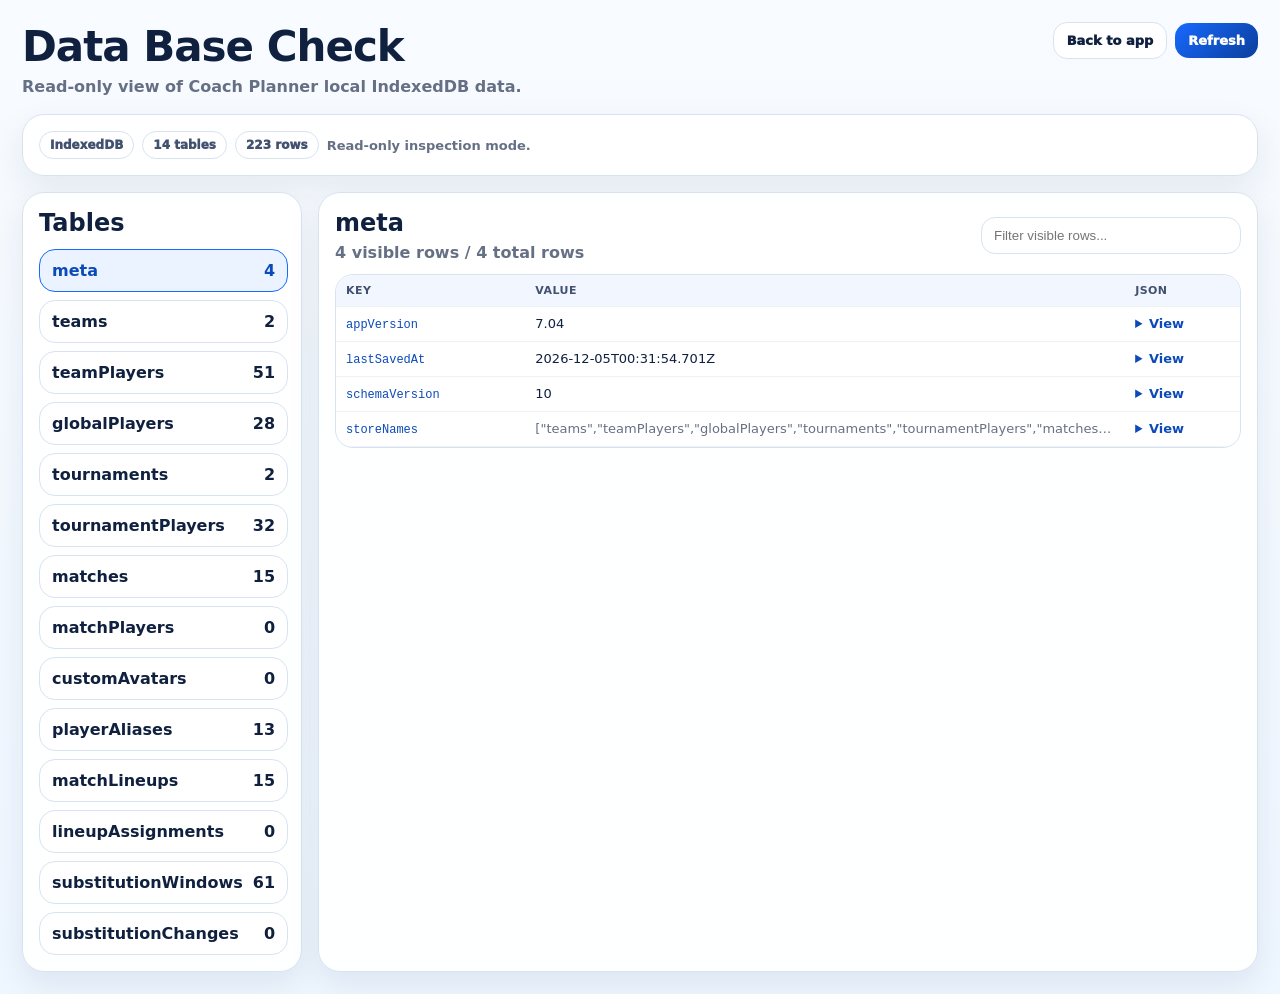
<file: database-check.html>
<!doctype html>
<html lang="en">
<head>
  <meta charset="utf-8">
  <meta name="viewport" content="width=device-width,initial-scale=1">
  <title>Data Base Check · Coach Planner v7.04</title>
  <meta name="theme-color" content="#1769ff">
  <meta name="description" content="Read-only local database inspection page for Coach Planner.">
  <link rel="manifest" href="./manifest.webmanifest">
  <link rel="apple-touch-icon" href="./assets/icons/apple-touch-icon.png">
  <link rel="icon" type="image/png" sizes="192x192" href="./assets/icons/icon-192.png">
  <style>
    :root { --bg:#f7fbff; --ink:#10213f; --muted:#667085; --blue:#1769ff; --line:#d8e3f2; --paper:#fff; --soft:#edf4ff; --red:#b91c1c; }
    * { box-sizing: border-box; }
    body { margin:0; font-family: Inter, ui-sans-serif, system-ui, -apple-system, BlinkMacSystemFont, "Segoe UI", sans-serif; background:linear-gradient(180deg,#f8fbff,#eef6ff); color:var(--ink); }
    .shell { max-width: 1280px; margin:0 auto; padding: 22px; }
    header { display:flex; justify-content:space-between; align-items:flex-start; gap:16px; margin-bottom:18px; flex-wrap:wrap; }
    h1 { margin:0; font-size: clamp(26px,4vw,42px); letter-spacing:-1px; }
    p { margin:6px 0 0; color:var(--muted); font-weight:700; }
    a, button { font:inherit; }
    .btn { border:0; border-radius:14px; padding:10px 13px; font-weight:950; color:#fff; background:linear-gradient(135deg,#1769ff,#0b3f9c); text-decoration:none; display:inline-flex; align-items:center; justify-content:center; cursor:pointer; }
    .btn.secondary { background:#fff; color:var(--ink); border:1px solid var(--line); }
    .layout { display:grid; grid-template-columns: 280px minmax(0,1fr); gap:16px; }
    .card { background:rgba(255,255,255,.96); border:1px solid var(--line); border-radius:22px; padding:16px; box-shadow:0 12px 32px rgba(16,33,63,.08); }
    .status { display:flex; gap:8px; align-items:center; flex-wrap:wrap; color:var(--muted); font-weight:800; font-size:13px; }
    .pill { display:inline-flex; gap:6px; align-items:center; border:1px solid var(--line); border-radius:999px; padding:6px 10px; background:#fff; color:#41516f; font-weight:950; font-size:12px; }
    .tables { display:grid; gap:8px; }
    .table-btn { width:100%; border:1px solid var(--line); background:#fff; border-radius:16px; padding:11px 12px; display:flex; justify-content:space-between; gap:10px; cursor:pointer; font-weight:900; color:var(--ink); }
    .table-btn.active { border-color:#1769ff; background:#eaf3ff; color:#0b4ab8; }
    .toolbar { display:flex; justify-content:space-between; align-items:center; gap:12px; flex-wrap:wrap; margin-bottom:12px; }
    input { border:1px solid var(--line); border-radius:14px; padding:10px 12px; min-width:260px; }
    .table-wrap { overflow:auto; border:1px solid var(--line); border-radius:18px; background:#fff; max-height: 66vh; }
    table { border-collapse:collapse; width:100%; min-width:760px; }
    th, td { border-bottom:1px solid #edf2f7; padding:9px 10px; text-align:left; vertical-align:top; font-size:13px; }
    th { position:sticky; top:0; background:#f2f7ff; color:#41516f; text-transform:uppercase; letter-spacing:.04em; font-size:11px; z-index:1; }
    td code { white-space:nowrap; font-size:12px; color:#0b4ab8; }
    .json-cell { max-width: 360px; white-space: nowrap; overflow:hidden; text-overflow:ellipsis; color:#667085; }
    details { max-width: 460px; }
    summary { cursor:pointer; font-weight:900; color:#0b4ab8; }
    pre { white-space: pre-wrap; word-break: break-word; max-height: 300px; overflow:auto; background:#0f172a; color:#e2e8f0; border-radius:14px; padding:12px; font-size:12px; }
    .empty { padding:28px; color:var(--muted); text-align:center; font-weight:800; }
    .error { background:#fff1f2; border-color:#fecdd3; color:var(--red); }
    @media (max-width: 840px) { .layout { grid-template-columns:1fr; } input { min-width:0; width:100%; } }
  </style>
</head>
<body>
  <div class="shell">
    <header>
      <div>
        <h1>Data Base Check</h1>
        <p>Read-only view of Coach Planner local IndexedDB data.</p>
      </div>
      <div class="status">
        <a class="btn secondary" href="index.html">Back to app</a>
        <button class="btn" id="refreshBtn">Refresh</button>
      </div>
    </header>
    <div id="status" class="card status">Opening local database...</div>
    <div class="layout" style="margin-top:16px">
      <aside class="card">
        <h2 style="margin:0 0 12px">Tables</h2>
        <div id="tables" class="tables"></div>
      </aside>
      <main class="card">
        <div class="toolbar">
          <div>
            <h2 id="tableTitle" style="margin:0">Select a table</h2>
            <p id="tableSubtitle">Rows will appear here.</p>
          </div>
          <input id="filter" placeholder="Filter visible rows...">
        </div>
        <div id="content" class="table-wrap"><div class="empty">No table selected.</div></div>
      </main>
    </div>
  </div>
  <script>
    (function () {
      var DB_NAME = "captain_match_planner_local_db";
      var DB_VERSION = 4;
      var preferredOrder = ["meta", "teams", "teamPlayers", "globalPlayers", "tournaments", "tournamentPlayers", "matches", "matchPlayers", "customAvatars", "playerAliases", "matchLineups", "lineupAssignments", "substitutionWindows", "substitutionChanges"];
      var db = null;
      var cache = {};
      var activeStore = null;

      function $(id) { return document.getElementById(id); }
      function escapeHtml(v) { return String(v == null ? "" : v).replace(/[&<>\"']/g, function (m) { return ({"&":"&amp;","<":"&lt;",">":"&gt;","\"":"&quot;","'":"&#039;"})[m]; }); }
      function openDb() {
        return new Promise(function (resolve, reject) {
          if (!window.indexedDB) return reject(new Error("IndexedDB is not available in this browser."));
          var request = indexedDB.open(DB_NAME, DB_VERSION);
          request.onupgradeneeded = function (event) {
            var nextDb = event.target.result;
            preferredOrder.forEach(function (name) {
              if (name === "meta") return;
              if (!nextDb.objectStoreNames.contains(name)) nextDb.createObjectStore(name, { keyPath: "id" });
            });
            if (!nextDb.objectStoreNames.contains("meta")) nextDb.createObjectStore("meta", { keyPath: "key" });
          };
          request.onsuccess = function (event) { resolve(event.target.result); };
          request.onerror = function () { reject(request.error || new Error("Could not open IndexedDB.")); };
        });
      }
      function getAll(storeName) {
        return new Promise(function (resolve, reject) {
          var tx = db.transaction(storeName, "readonly");
          var store = tx.objectStore(storeName);
          var req = store.getAll ? store.getAll() : null;
          if (req) {
            req.onsuccess = function () { resolve(req.result || []); };
            req.onerror = function () { reject(req.error); };
            return;
          }
          var rows = [];
          var cur = store.openCursor();
          cur.onsuccess = function (event) { var c = event.target.result; if (!c) return resolve(rows); rows.push(c.value); c.continue(); };
          cur.onerror = function () { reject(cur.error); };
        });
      }
      function valuePreview(value) {
        if (value == null) return "";
        if (typeof value === "object") return JSON.stringify(value);
        return String(value);
      }
      function columnsFor(rows) {
        var keys = [];
        rows.slice(0, 50).forEach(function (row) {
          Object.keys(row || {}).forEach(function (k) { if (keys.indexOf(k) < 0) keys.push(k); });
        });
        return keys;
      }
      function renderTables() {
        var names = Object.keys(cache).sort(function (a, b) { return preferredOrder.indexOf(a) - preferredOrder.indexOf(b); });
        $("tables").innerHTML = names.map(function (name) {
          return '<button class="table-btn ' + (name === activeStore ? 'active' : '') + '" data-store="' + escapeHtml(name) + '"><span>' + escapeHtml(name) + '</span><strong>' + (cache[name] || []).length + '</strong></button>';
        }).join("");
        Array.prototype.forEach.call(document.querySelectorAll(".table-btn"), function (btn) {
          btn.onclick = function () { activeStore = btn.getAttribute("data-store"); renderTables(); renderContent(); };
        });
      }
      function renderContent() {
        if (!activeStore) { $("content").innerHTML = '<div class="empty">No table selected.</div>'; return; }
        var rows = (cache[activeStore] || []).slice();
        var query = ($("filter").value || "").toLowerCase().trim();
        if (query) rows = rows.filter(function (row) { return JSON.stringify(row).toLowerCase().indexOf(query) >= 0; });
        $("tableTitle").textContent = activeStore;
        $("tableSubtitle").textContent = rows.length + " visible rows / " + (cache[activeStore] || []).length + " total rows";
        if (!rows.length) { $("content").innerHTML = '<div class="empty">No rows found.</div>'; return; }
        var columns = columnsFor(rows);
        var html = '<table><thead><tr>' + columns.map(function (c) { return '<th>' + escapeHtml(c) + '</th>'; }).join('') + '<th>JSON</th></tr></thead><tbody>';
        html += rows.map(function (row) {
          return '<tr>' + columns.map(function (c) {
            var v = row[c];
            if (typeof v === "object" && v !== null) return '<td class="json-cell">' + escapeHtml(JSON.stringify(v)) + '</td>';
            if (c === "id" || /Id$/.test(c) || c === "key") return '<td><code>' + escapeHtml(v) + '</code></td>';
            var text = valuePreview(v);
            if (/^data:image\//.test(text)) text = text.slice(0, 48) + "...";
            return '<td>' + escapeHtml(text) + '</td>';
          }).join('') + '<td><details><summary>View</summary><pre>' + escapeHtml(JSON.stringify(row, null, 2)) + '</pre></details></td></tr>';
        }).join('');
        html += '</tbody></table>';
        $("content").innerHTML = html;
      }
      function load() {
        $("status").className = "card status";
        $("status").textContent = "Opening local database...";
        openDb().then(function (opened) {
          db = opened;
          var stores = Array.prototype.slice.call(db.objectStoreNames);
          stores.sort(function (a, b) { return preferredOrder.indexOf(a) - preferredOrder.indexOf(b); });
          return Promise.all(stores.map(function (name) { return getAll(name).then(function (rows) { cache[name] = rows; }); }));
        }).then(function () {
          var total = Object.keys(cache).reduce(function (sum, name) { return sum + (cache[name] || []).length; }, 0);
          $("status").innerHTML = '<span class="pill">IndexedDB</span><span class="pill">' + Object.keys(cache).length + ' tables</span><span class="pill">' + total + ' rows</span><span>Read-only inspection mode.</span>';
          if (!activeStore) activeStore = Object.keys(cache)[0];
          renderTables();
          renderContent();
        }).catch(function (err) {
          $("status").className = "card status error";
          $("status").textContent = "Could not open local database: " + (err && err.message ? err.message : err);
        });
      }
      $("refreshBtn").onclick = function () { cache = {}; load(); };
      $("filter").oninput = renderContent;
      load();
    })();
  </script>

  <script>
    if ('serviceWorker' in navigator && window.location.protocol !== 'file:') {
      window.addEventListener('load', function () {
        navigator.serviceWorker.register('./service-worker.js').catch(function (error) {
          console.warn('Service worker registration failed.', error);
        });
      });
    }
  </script>
</body>
</html>
</file>
